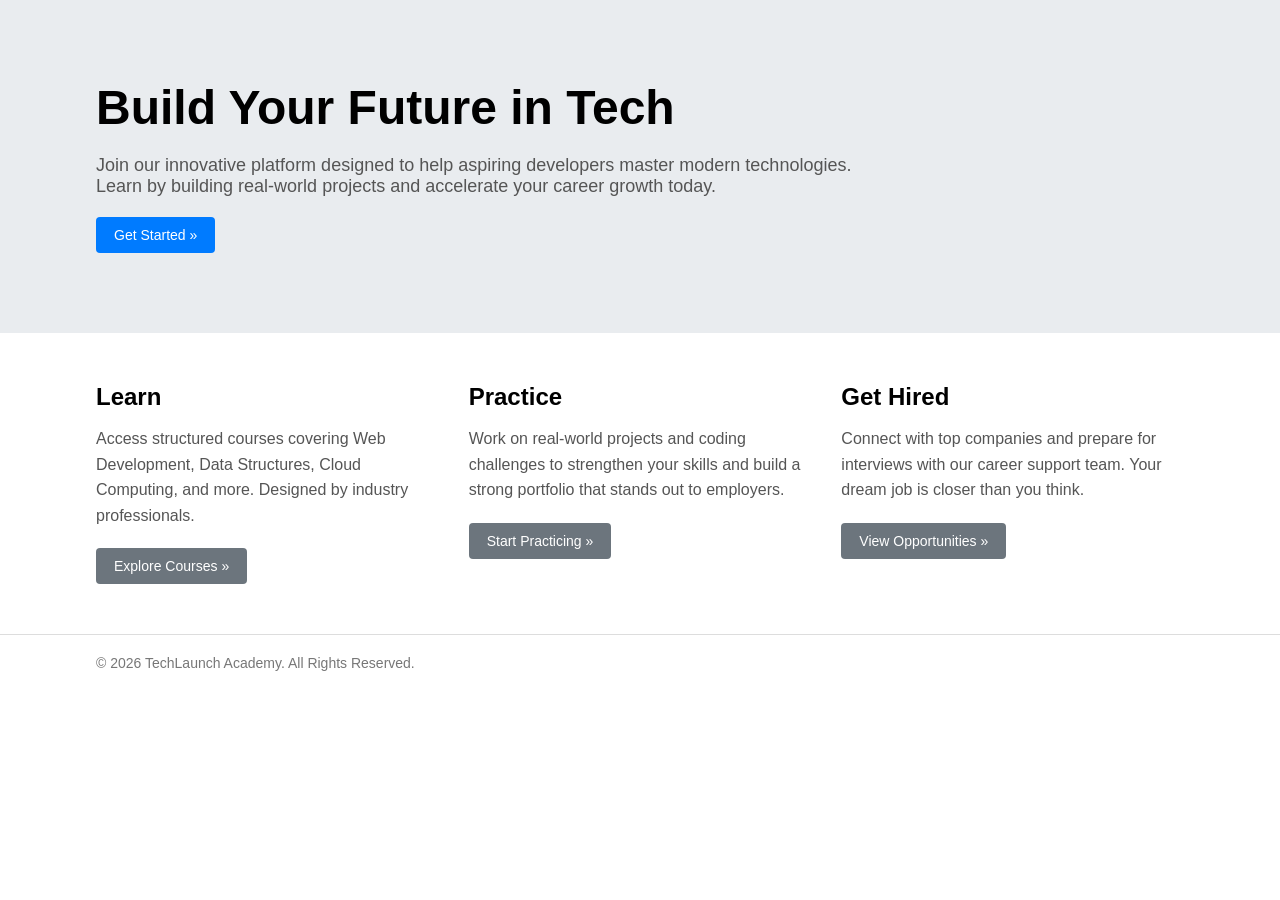
<file: assisment-02/index.html>
<html lang="en">
<head>
    <meta charset="UTF-8">
    <title>Tech Startup</title>
    <link rel="stylesheet" href="./style.css">
</head>
<body>

    <!-- Hero Section -->
    <section class="hero">
        <div class="container">
            <h1>Build Your Future in Tech</h1>
            <p>
                Join our innovative platform designed to help aspiring developers
                master modern technologies. Learn by building real-world projects
                and accelerate your career growth today.
            </p>
            <button class="btn-primary">Get Started »</button>
        </div>
    </section>

    <!-- Three Columns -->
    <section class="content container">
        <div class="card">
            <h2>Learn</h2>
            <p>
                Access structured courses covering Web Development,
                Data Structures, Cloud Computing, and more.
                Designed by industry professionals.
            </p>
            <button class="btn-secondary">Explore Courses »</button>
        </div>

        <div class="card">
            <h2>Practice</h2>
            <p>
                Work on real-world projects and coding challenges
                to strengthen your skills and build a strong portfolio
                that stands out to employers.
            </p>
            <button class="btn-secondary">Start Practicing »</button>
        </div>

        <div class="card">
            <h2>Get Hired</h2>
            <p>
                Connect with top companies and prepare for interviews
                with our career support team. Your dream job is closer
                than you think.
            </p>
            <button class="btn-secondary">View Opportunities »</button>
        </div>
    </section>

    <!-- Footer -->
    <footer>
        <div class="container">
            <p>© 2026 TechLaunch Academy. All Rights Reserved.</p>
        </div>
    </footer>

</body>
</html>
</file>
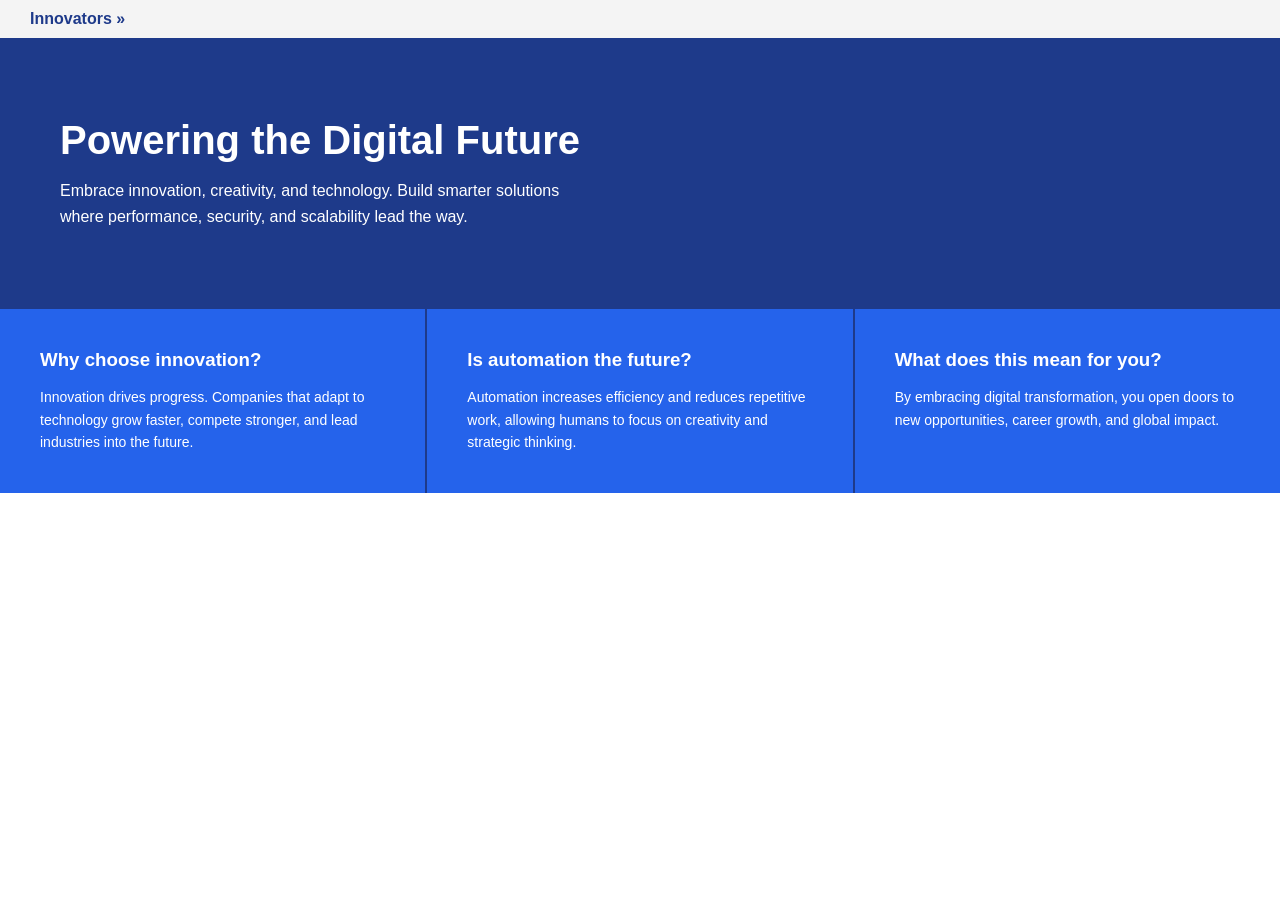
<file: assismnet-03/index.html>
<html lang="en">
<head>
    <meta charset="UTF-8">
    <title>Future Tech</title>
    <link rel="stylesheet" href="./style.css">
</head>
<body>

    <!-- Top Link -->
    <div class="top-link">
        <a href="#">Innovators »</a>
    </div>

    <!-- Hero Section -->
    <section class="hero">
        <div class="hero-content">
            <div class="text">
                <h1>Powering the Digital Future</h1>
                <p>
                    Embrace innovation, creativity, and technology.
                    Build smarter solutions where performance,
                    security, and scalability lead the way.
                </p>
            </div>
            <div class="icon">
            
            </div>
        </div>
    </section>

    <!-- Bottom Cards -->
    <section class="cards">

        <div class="card">
            <h3>Why choose innovation?</h3>
            <p>
                Innovation drives progress. Companies that adapt to
                technology grow faster, compete stronger,
                and lead industries into the future.
            </p>
        </div>

        <div class="card">
            <h3>Is automation the future?</h3>
            <p>
                Automation increases efficiency and reduces
                repetitive work, allowing humans to focus
                on creativity and strategic thinking.
            </p>
        </div>

        <div class="card">
            <h3>What does this mean for you?</h3>
            <p>
                By embracing digital transformation,
                you open doors to new opportunities,
                career growth, and global impact.
            </p>
        </div>

    </section>

</body>
</html>
</file>
<file: assisment-02/style.css>
/* ===== Global ===== */
* {
    margin: 0;
    padding: 0;
    box-sizing: border-box;
    font-family: Arial, Helvetica, sans-serif;
}

body {
    background: #ffffff;
}

.container {
    width: 85%;
    margin: auto;
}

/* ===== Hero Section ===== */
.hero {
    background: #e9ecef;
    padding: 80px 0;
}

.hero h1 {
    font-size: 48px;
    margin-bottom: 20px;
}

.hero p {
    font-size: 18px;
    margin-bottom: 20px;
    color: #555;
    max-width: 800px;
}

/* ===== Buttons ===== */
button {
    padding: 10px 18px;
    border: none;
    cursor: pointer;
    border-radius: 4px;
    font-size: 14px;
}

.btn-primary {
    background: #007bff;
    color: white;
}

.btn-primary:hover {
    background: #0056b3;
}

.btn-secondary {
    background: #6c757d;
    color: white;
    margin-top: 10px;
}

.btn-secondary:hover {
    background: #545b62;
}

/* ===== Content Section ===== */
.content {
    display: flex;
    justify-content: space-between;
    padding: 50px 0;
    gap: 30px;
}

.card {
    flex: 1;
}

.card h2 {
    margin-bottom: 15px;
}

.card p {
    color: #555;
    margin-bottom: 10px;
    line-height: 1.6;
}

/* ===== Footer ===== */
footer {
    border-top: 1px solid #ddd;
    padding: 20px 0;
    color: #777;
    font-size: 14px;
}

/* ===== Responsive ===== */
@media (max-width: 768px) {
    .content {
        flex-direction: column;
    }
}
</file>
<file: assismnet-03/style.css>
/* ===== Reset ===== */
* {
    margin: 0;
    padding: 0;
    box-sizing: border-box;
    font-family: Arial, Helvetica, sans-serif;
}

/* ===== Top Link ===== */
.top-link {
    padding: 10px 30px;
    background: #f4f4f4;
}

.top-link a {
    text-decoration: none;
    color: #1e3a8a;
    font-weight: bold;
}

/* ===== Hero Section ===== */
.hero {
    background: #1e3a8a;  /* Dark Blue */
    color: white;
    padding: 80px 60px;
}

.hero-content {
    display: flex;
    justify-content: space-between;
    align-items: center;
}

.hero h1 {
    font-size: 40px;
    margin-bottom: 15px;
}

.hero p {
    max-width: 500px;
    line-height: 1.6;
}

.icon {
    font-size: 80px;
}

/* ===== Cards Section ===== */
.cards {
    display: flex;
}

.card {
    flex: 1;
    padding: 40px;
    background: #2563eb; /* Medium Blue */
    color: white;
    border-right: 2px solid #1e3a8a;
}

.card:last-child {
    border-right: none;
}

.card h3 {
    margin-bottom: 15px;
}

.card p {
    line-height: 1.6;
    font-size: 14px;
}

/* ===== Responsive ===== */
@media (max-width: 768px) {
    .hero-content {
        flex-direction: column;
        text-align: center;
    }

    .cards {
        flex-direction: column;
    }

    .card {
        border-right: none;
        border-bottom: 2px solid #1e3a8a;
    }

    .card:last-child {
        border-bottom: none;
    }
}
</file>
